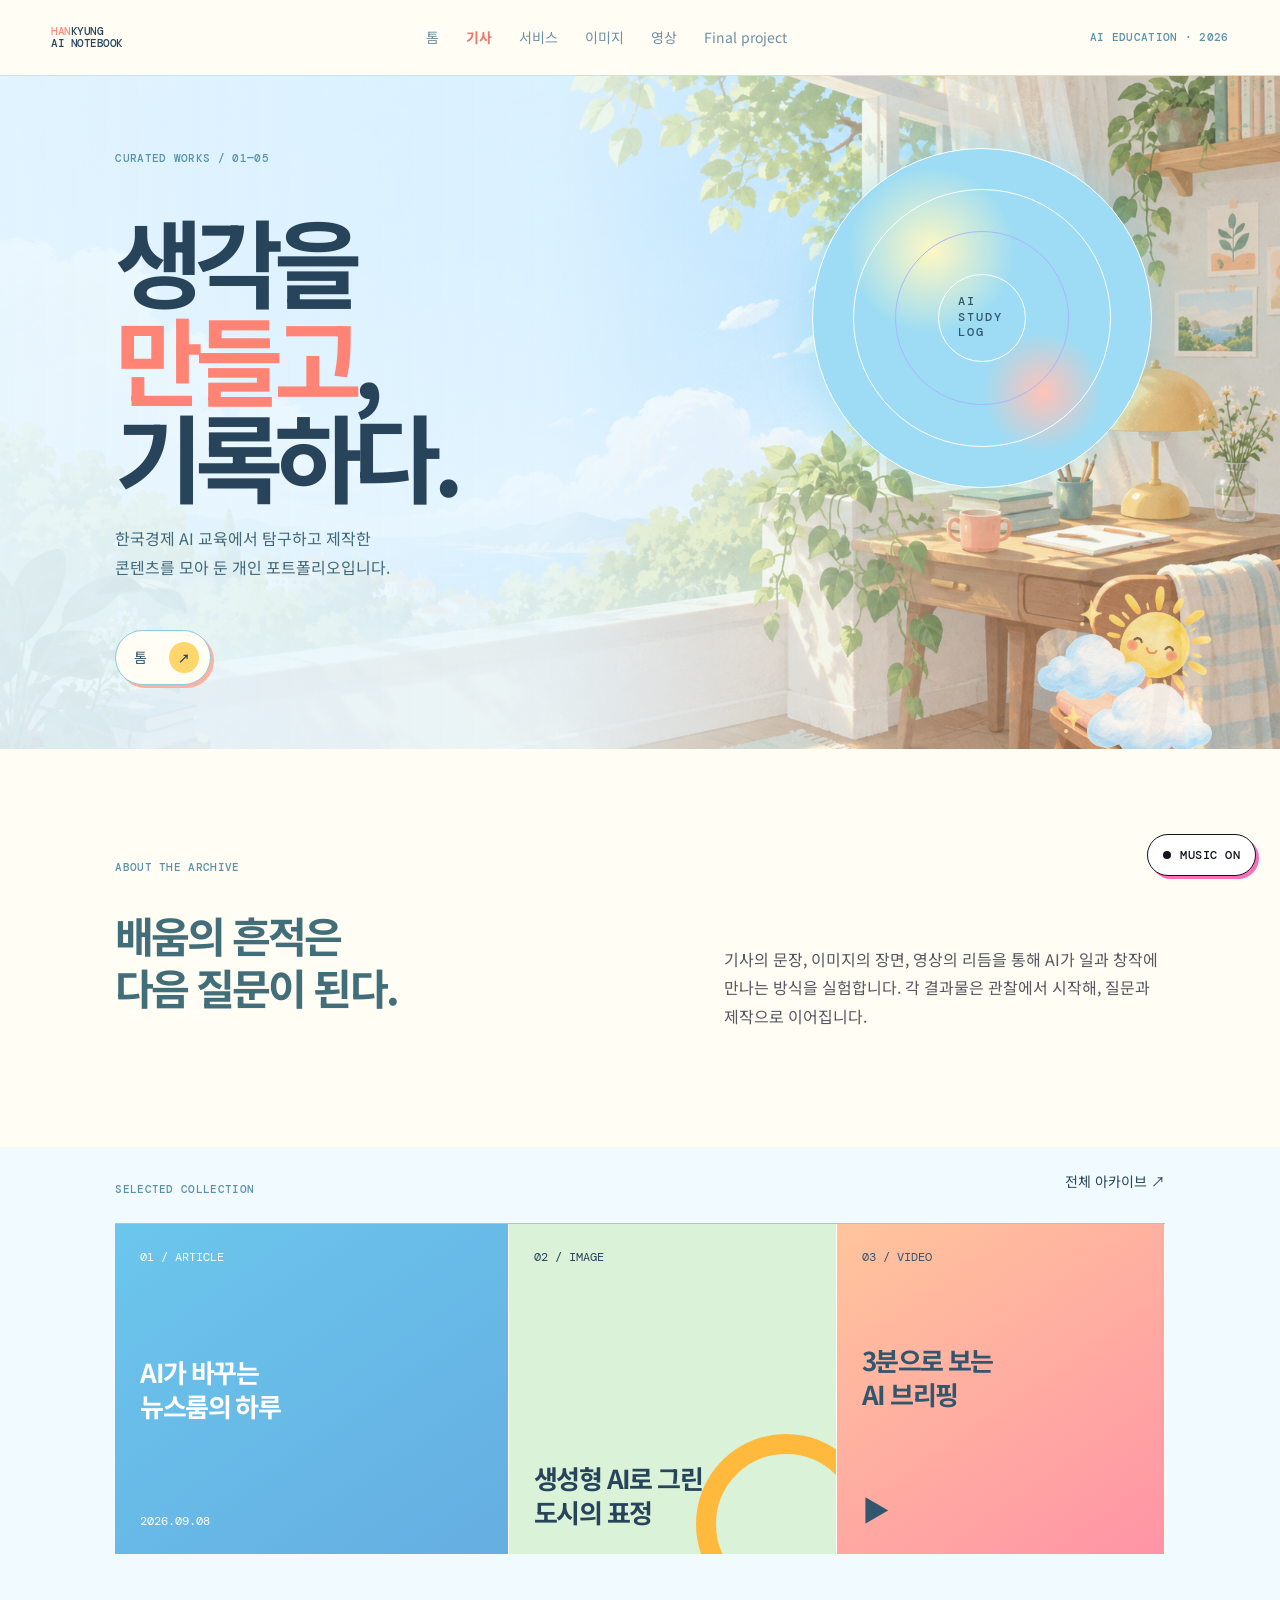
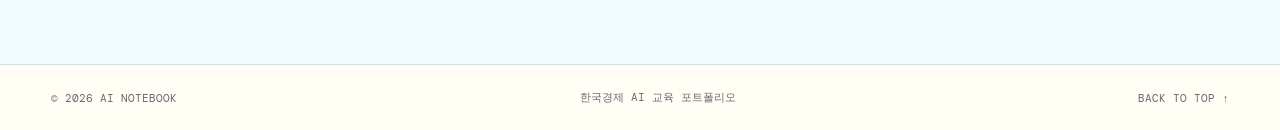
<file: index.html>
<!doctype html>
<html lang="ko">
<head>
  <meta charset="utf-8"><meta name="viewport" content="width=device-width, initial-scale=1">
  <meta name="description" content="한국경제 AI 교육 포트폴리오 아카이브">
  <title>AI NOTEBOOK | 한국경제 AI 교육</title>
  <link rel="preconnect" href="https://fonts.googleapis.com"><link rel="preconnect" href="https://fonts.gstatic.com" crossorigin>
  <link href="https://fonts.googleapis.com/css2?family=DM+Mono:wght@400;500&family=Noto+Sans+KR:wght@400;500;600;700;800&display=swap" rel="stylesheet">
  <link rel="stylesheet" href="style.css">
  <style>.hero h1 em{color:#8b5cf6}</style>
<link rel="stylesheet" href="sound.css"><link rel="stylesheet" href="responsive.css"><link rel="stylesheet" href="summer-theme.css"></head>
<body class="home">
  <header class="site-header"><a class="brand" href="index.html"><span>HAN</span>KYUNG<br>AI NOTEBOOK</a><nav aria-label="주요 메뉴"><a href="introduce.html">톰</a><a class="active" href="article.html">기사</a><a href="service.html">서비스</a><a href="image.html">이미지</a><a href="video.html">영상</a><a href="final.html">Final project</a></nav><span class="cohort">AI EDUCATION · 2026</span></header>
  <main>
    <section class="hero"><p class="eyebrow">CURATED WORKS / 01—05</p><div><h1>생각을<br><em>만들고</em>,<br>기록하다.</h1><p class="hero-copy">한국경제 AI 교육에서 탐구하고 제작한<br>콘텐츠를 모아 둔 개인 포트폴리오입니다.</p><a class="round-link" href="introduce.html">톰 <b>↗</b></a></div><div class="hero-orb" aria-hidden="true"><i></i><i></i><i></i><span>AI<br>STUDY<br>LOG</span></div></section>
    <section class="intro-grid"><div><p class="eyebrow">ABOUT THE ARCHIVE</p><h2>배움의 흔적은<br>다음 질문이 된다.</h2></div><p>기사의 문장, 이미지의 장면, 영상의 리듬을 통해 AI가 일과 창작에 만나는 방식을 실험합니다. 각 결과물은 관찰에서 시작해, 질문과 제작으로 이어집니다.</p></section>
    <section class="collection"><div class="section-top"><p class="eyebrow">SELECTED COLLECTION</p><a href="final.html">전체 아카이브 ↗</a></div><div class="feature-grid"><a class="tile tile-blue" href="article.html"><span>01 / ARTICLE</span><strong>AI가 바꾸는<br>뉴스룸의 하루</strong><small>2026.09.08</small></a><a class="tile tile-light" href="image.html"><span>02 / IMAGE</span><strong>생성형 AI로 그린<br>도시의 표정</strong><div class="mini-sun"></div></a><a class="tile tile-dark" href="video.html"><span>03 / VIDEO</span><strong>3분으로 보는<br>AI 브리핑</strong><b class="play">▶</b></a></div></section>
  </main>
  <footer><span>© 2026 AI NOTEBOOK</span><span>한국경제 AI 교육 포트폴리오</span><a href="#top">BACK TO TOP ↑</a></footer>
<script src="sound.js"></script></body>
</html>
</file>
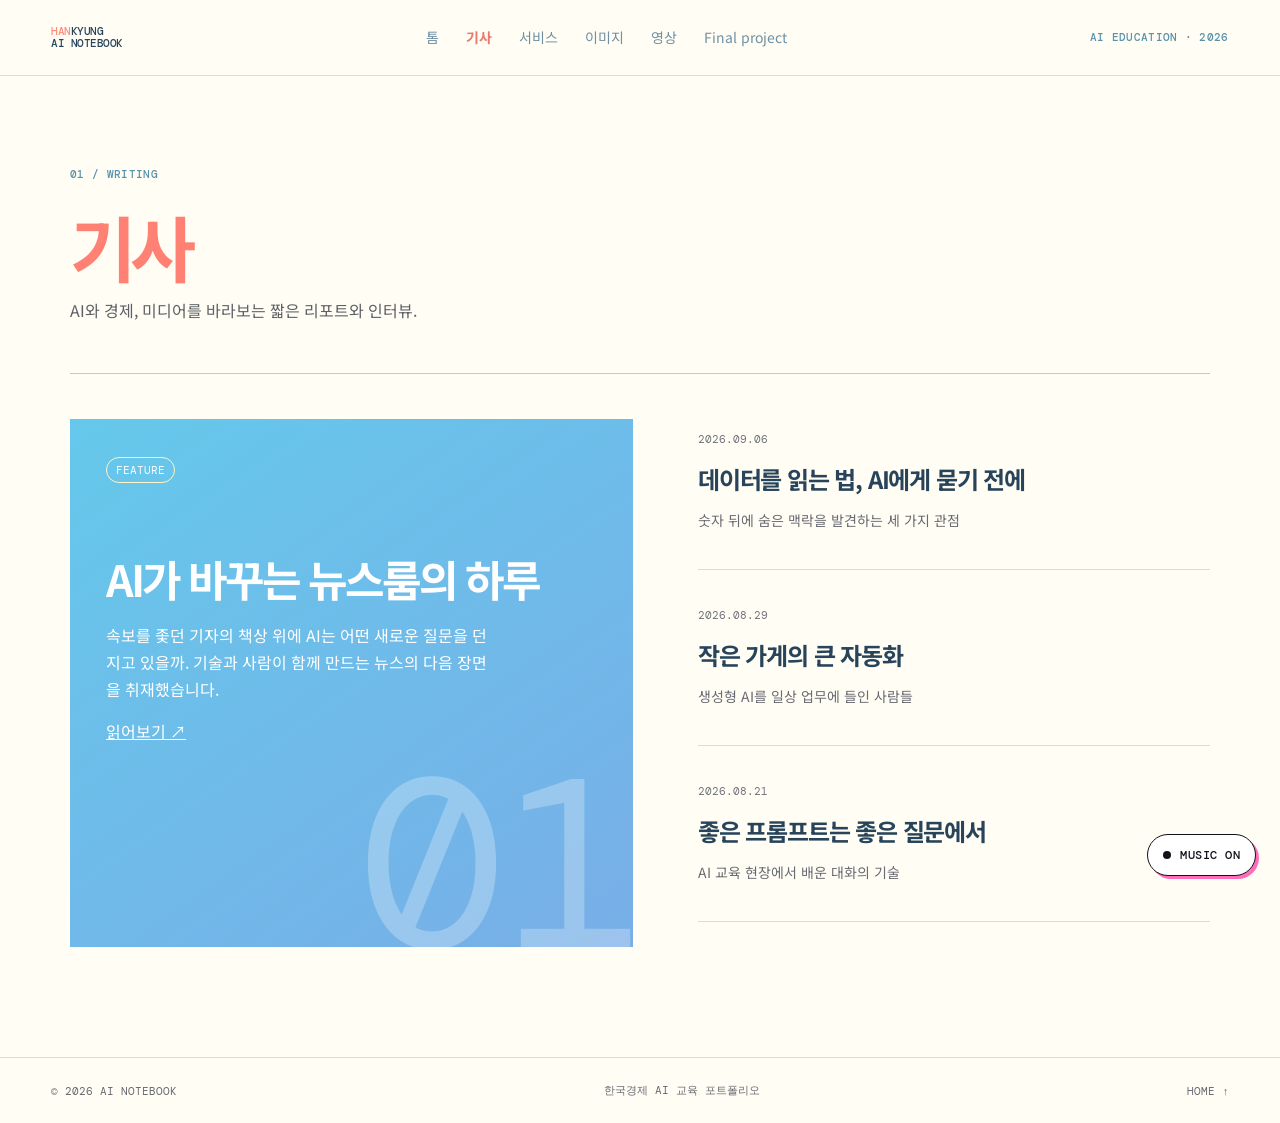
<file: article.html>
<!doctype html><html lang="ko"><head><meta charset="utf-8"><meta name="viewport" content="width=device-width, initial-scale=1"><title>기사 | AI NOTEBOOK</title><link rel="preconnect" href="https://fonts.googleapis.com"><link rel="preconnect" href="https://fonts.gstatic.com" crossorigin><link href="https://fonts.googleapis.com/css2?family=DM+Mono:wght@400;500&family=Noto+Sans+KR:wght@400;500;600;700;800&display=swap" rel="stylesheet"><link rel="stylesheet" href="style.css"><link rel="stylesheet" href="sound.css"><link rel="stylesheet" href="responsive.css"><link rel="stylesheet" href="summer-theme.css"></head>
<body><header class="site-header"><a class="brand" href="index.html"><span>HAN</span>KYUNG<br>AI NOTEBOOK</a><nav aria-label="주요 메뉴"><a href="introduce.html">톰</a><a class="active" href="article.html">기사</a><a href="service.html">서비스</a><a href="image.html">이미지</a><a href="video.html">영상</a><a href="final.html">Final project</a></nav><span class="cohort">AI EDUCATION · 2026</span></header><main class="page-shell"><div class="page-head"><p class="eyebrow">01 / WRITING</p><h1>기사</h1><p>AI와 경제, 미디어를 바라보는 짧은 리포트와 인터뷰.</p></div><section class="article-layout"><article class="lead-story"><span class="tag">FEATURE</span><h2>AI가 바꾸는 뉴스룸의 하루</h2><p>속보를 좇던 기자의 책상 위에 AI는 어떤 새로운 질문을 던지고 있을까. 기술과 사람이 함께 만드는 뉴스의 다음 장면을 취재했습니다.</p><a href="#">읽어보기 ↗</a><div class="number">01</div></article><div class="story-list"><article><span>2026.09.06</span><h3>데이터를 읽는 법, AI에게 묻기 전에</h3><p>숫자 뒤에 숨은 맥락을 발견하는 세 가지 관점</p></article><article><span>2026.08.29</span><h3>작은 가게의 큰 자동화</h3><p>생성형 AI를 일상 업무에 들인 사람들</p></article><article><span>2026.08.21</span><h3>좋은 프롬프트는 좋은 질문에서</h3><p>AI 교육 현장에서 배운 대화의 기술</p></article></div></section></main><footer><span>© 2026 AI NOTEBOOK</span><span>한국경제 AI 교육 포트폴리오</span><a href="index.html">HOME ↑</a></footer><script src="sound.js"></script></body></html>
</file>
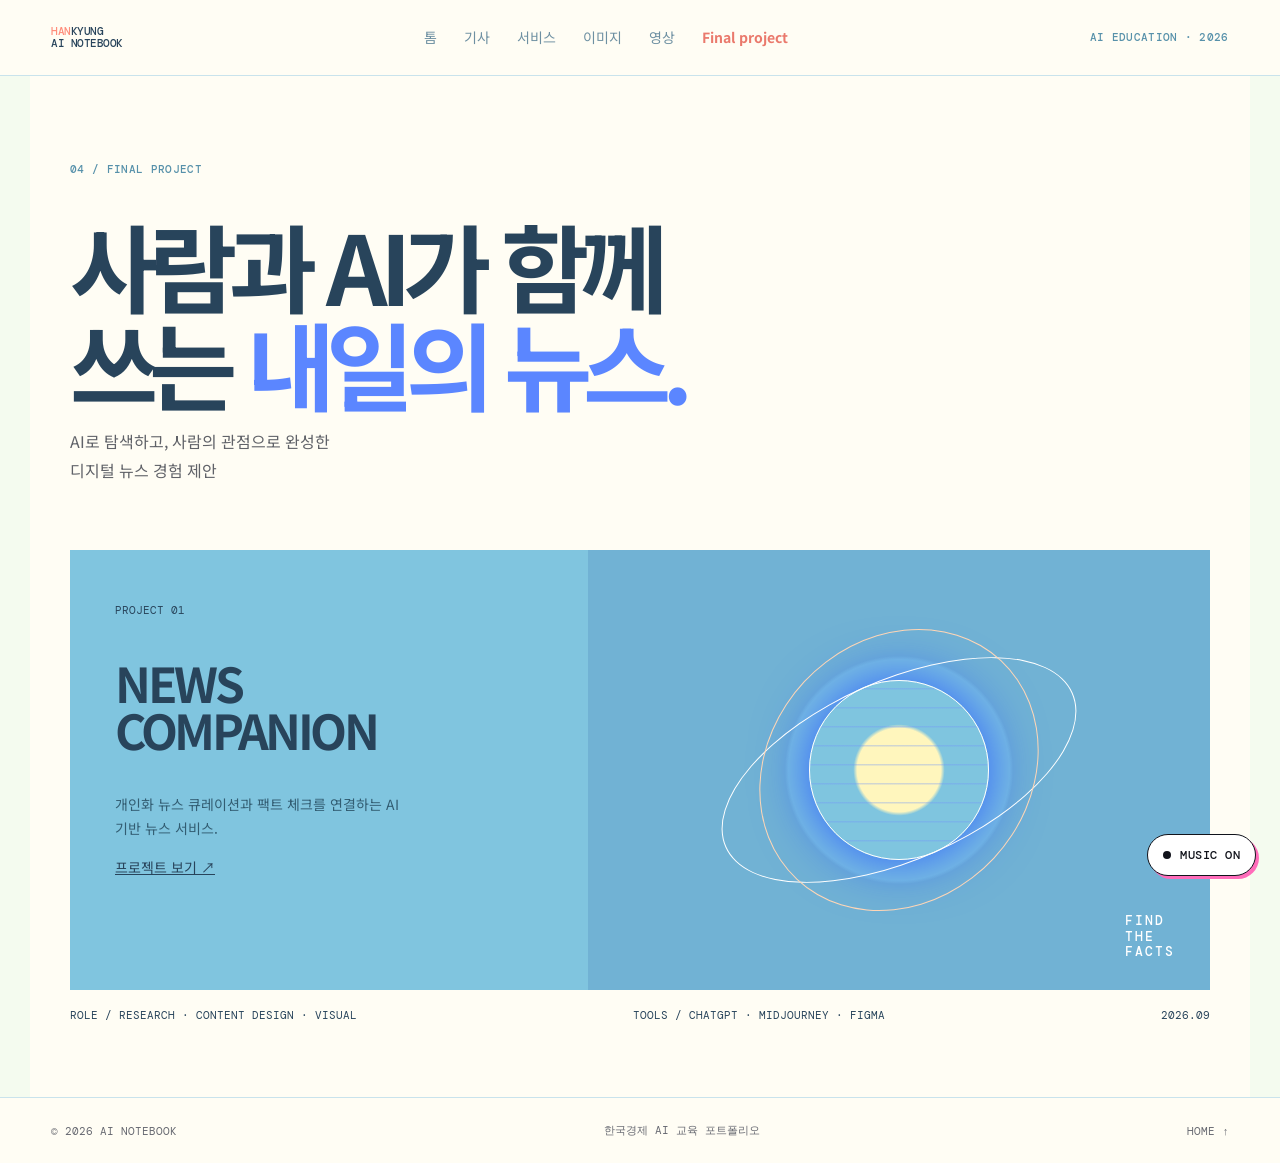
<file: final.html>
<!doctype html><html lang="ko"><head><meta charset="utf-8"><meta name="viewport" content="width=device-width, initial-scale=1"><title>Final project | AI NOTEBOOK</title><link rel="preconnect" href="https://fonts.googleapis.com"><link rel="preconnect" href="https://fonts.gstatic.com" crossorigin><link href="https://fonts.googleapis.com/css2?family=DM+Mono:wght@400;500&family=Noto+Sans+KR:wght@400;500;600;700;800&display=swap" rel="stylesheet"><link rel="stylesheet" href="style.css"><link rel="stylesheet" href="sound.css"><link rel="stylesheet" href="responsive.css"><link rel="stylesheet" href="summer-theme.css"></head>
<body class="final-page"><header class="site-header"><a class="brand" href="index.html"><span>HAN</span>KYUNG<br>AI NOTEBOOK</a><nav aria-label="주요 메뉴"><a href="introduce.html">톰</a><a href="article.html">기사</a><a href="service.html">서비스</a><a href="image.html">이미지</a><a href="video.html">영상</a><a class="active" href="final.html">Final project</a></nav><span class="cohort">AI EDUCATION · 2026</span></header><main class="final-wrap"><p class="eyebrow">04 / FINAL PROJECT</p><h1>사람과 AI가 함께<br>쓰는 <em>내일의 뉴스.</em></h1><p class="final-copy">AI로 탐색하고, 사람의 관점으로 완성한<br>디지털 뉴스 경험 제안</p><section class="project-board"><div class="project-title"><span>PROJECT 01</span><h2>NEWS<br>COMPANION</h2><p>개인화 뉴스 큐레이션과 팩트 체크를 연결하는 AI 기반 뉴스 서비스.</p><a href="#">프로젝트 보기 ↗</a></div><div class="project-visual"><div class="globe"></div><span class="orbit o1"></span><span class="orbit o2"></span><b>FIND<br>THE<br>FACTS</b></div></section><div class="project-meta"><span>ROLE / RESEARCH · CONTENT DESIGN · VISUAL</span><span>TOOLS / CHATGPT · MIDJOURNEY · FIGMA</span><span>2026.09</span></div></main><footer><span>© 2026 AI NOTEBOOK</span><span>한국경제 AI 교육 포트폴리오</span><a href="index.html">HOME ↑</a></footer><script src="sound.js"></script></body></html>
</file>
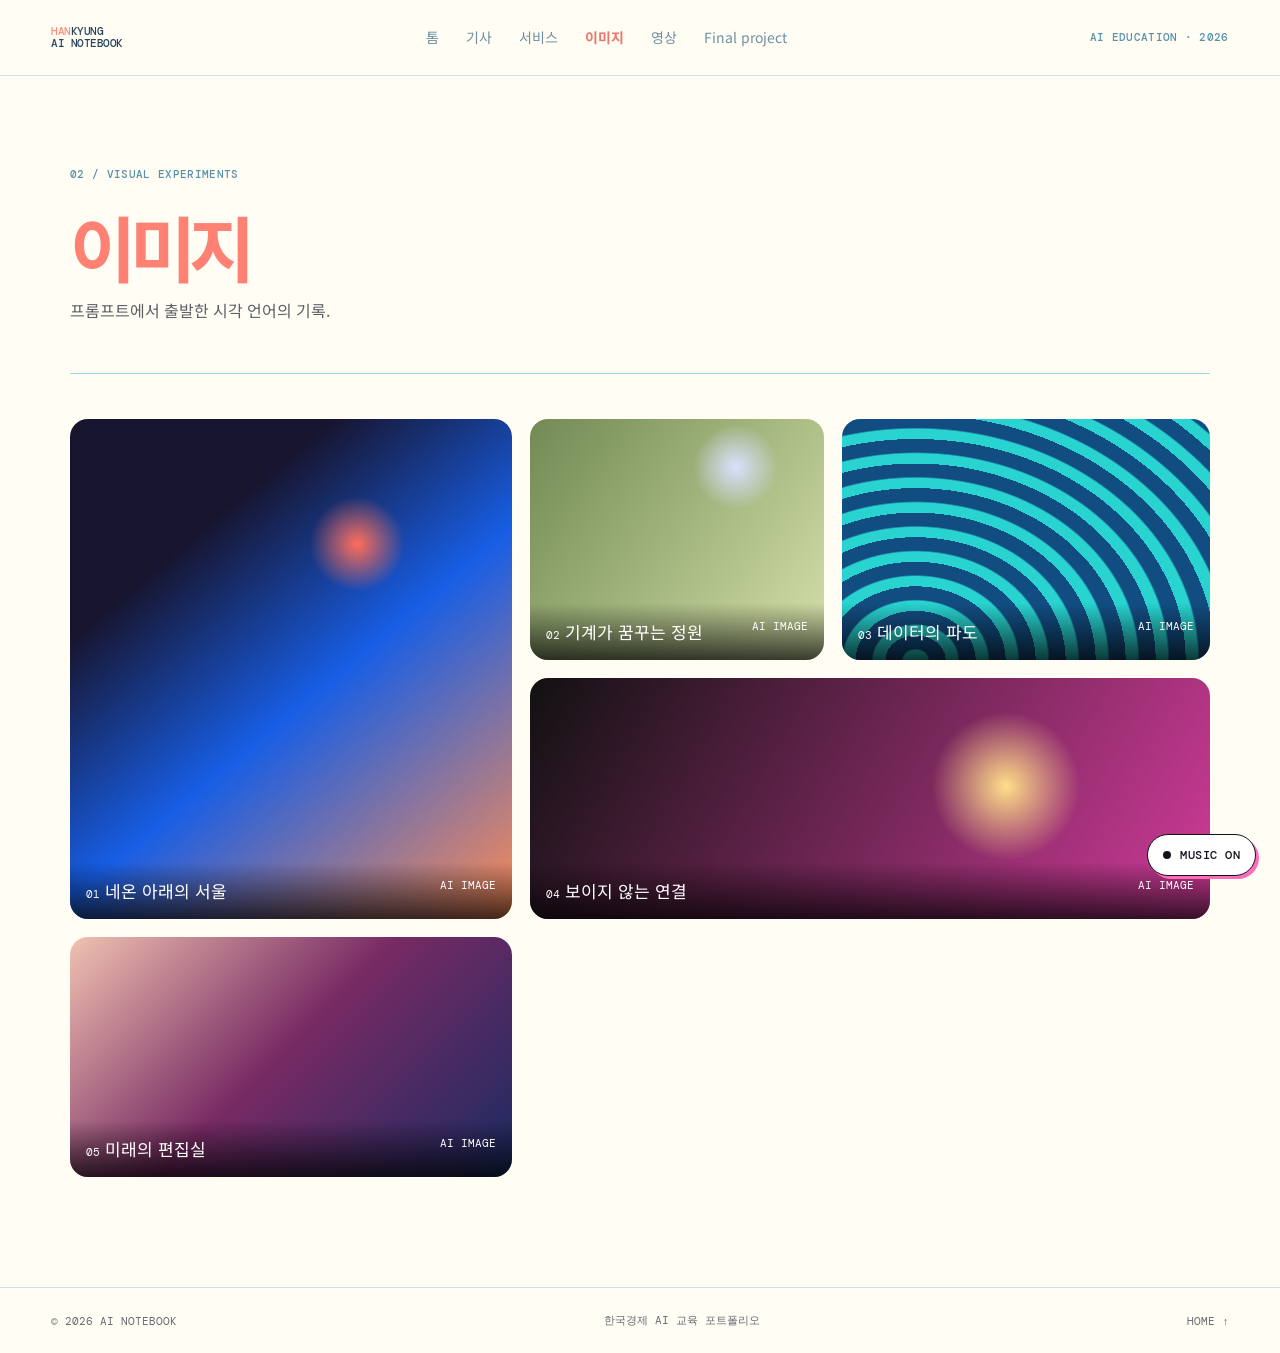
<file: image.html>
<!doctype html><html lang="ko"><head><meta charset="utf-8"><meta name="viewport" content="width=device-width, initial-scale=1"><title>이미지 | AI NOTEBOOK</title><link rel="preconnect" href="https://fonts.googleapis.com"><link rel="preconnect" href="https://fonts.gstatic.com" crossorigin><link href="https://fonts.googleapis.com/css2?family=DM+Mono:wght@400;500&family=Noto+Sans+KR:wght@400;500;600;700;800&display=swap" rel="stylesheet"><link rel="stylesheet" href="style.css"><link rel="stylesheet" href="sound.css"><link rel="stylesheet" href="responsive.css"><link rel="stylesheet" href="summer-theme.css"></head>
<body><header class="site-header"><a class="brand" href="index.html"><span>HAN</span>KYUNG<br>AI NOTEBOOK</a><nav aria-label="주요 메뉴"><a href="introduce.html">톰</a><a href="article.html">기사</a><a href="service.html">서비스</a><a class="active" href="image.html">이미지</a><a href="video.html">영상</a><a href="final.html">Final project</a></nav><span class="cohort">AI EDUCATION · 2026</span></header><main class="page-shell"><div class="page-head image-head"><p class="eyebrow">02 / VISUAL EXPERIMENTS</p><h1>이미지</h1><p>프롬프트에서 출발한 시각 언어의 기록.</p></div><section class="masonry"><figure class="visual one"><figcaption><span>01</span> 네온 아래의 서울 <em>AI IMAGE</em></figcaption></figure><figure class="visual two"><figcaption><span>02</span> 기계가 꿈꾸는 정원 <em>AI IMAGE</em></figcaption></figure><figure class="visual three"><figcaption><span>03</span> 데이터의 파도 <em>AI IMAGE</em></figcaption></figure><figure class="visual four"><figcaption><span>04</span> 보이지 않는 연결 <em>AI IMAGE</em></figcaption></figure><figure class="visual five"><figcaption><span>05</span> 미래의 편집실 <em>AI IMAGE</em></figcaption></figure></section></main><footer><span>© 2026 AI NOTEBOOK</span><span>한국경제 AI 교육 포트폴리오</span><a href="index.html">HOME ↑</a></footer><script src="sound.js"></script></body></html>
</file>
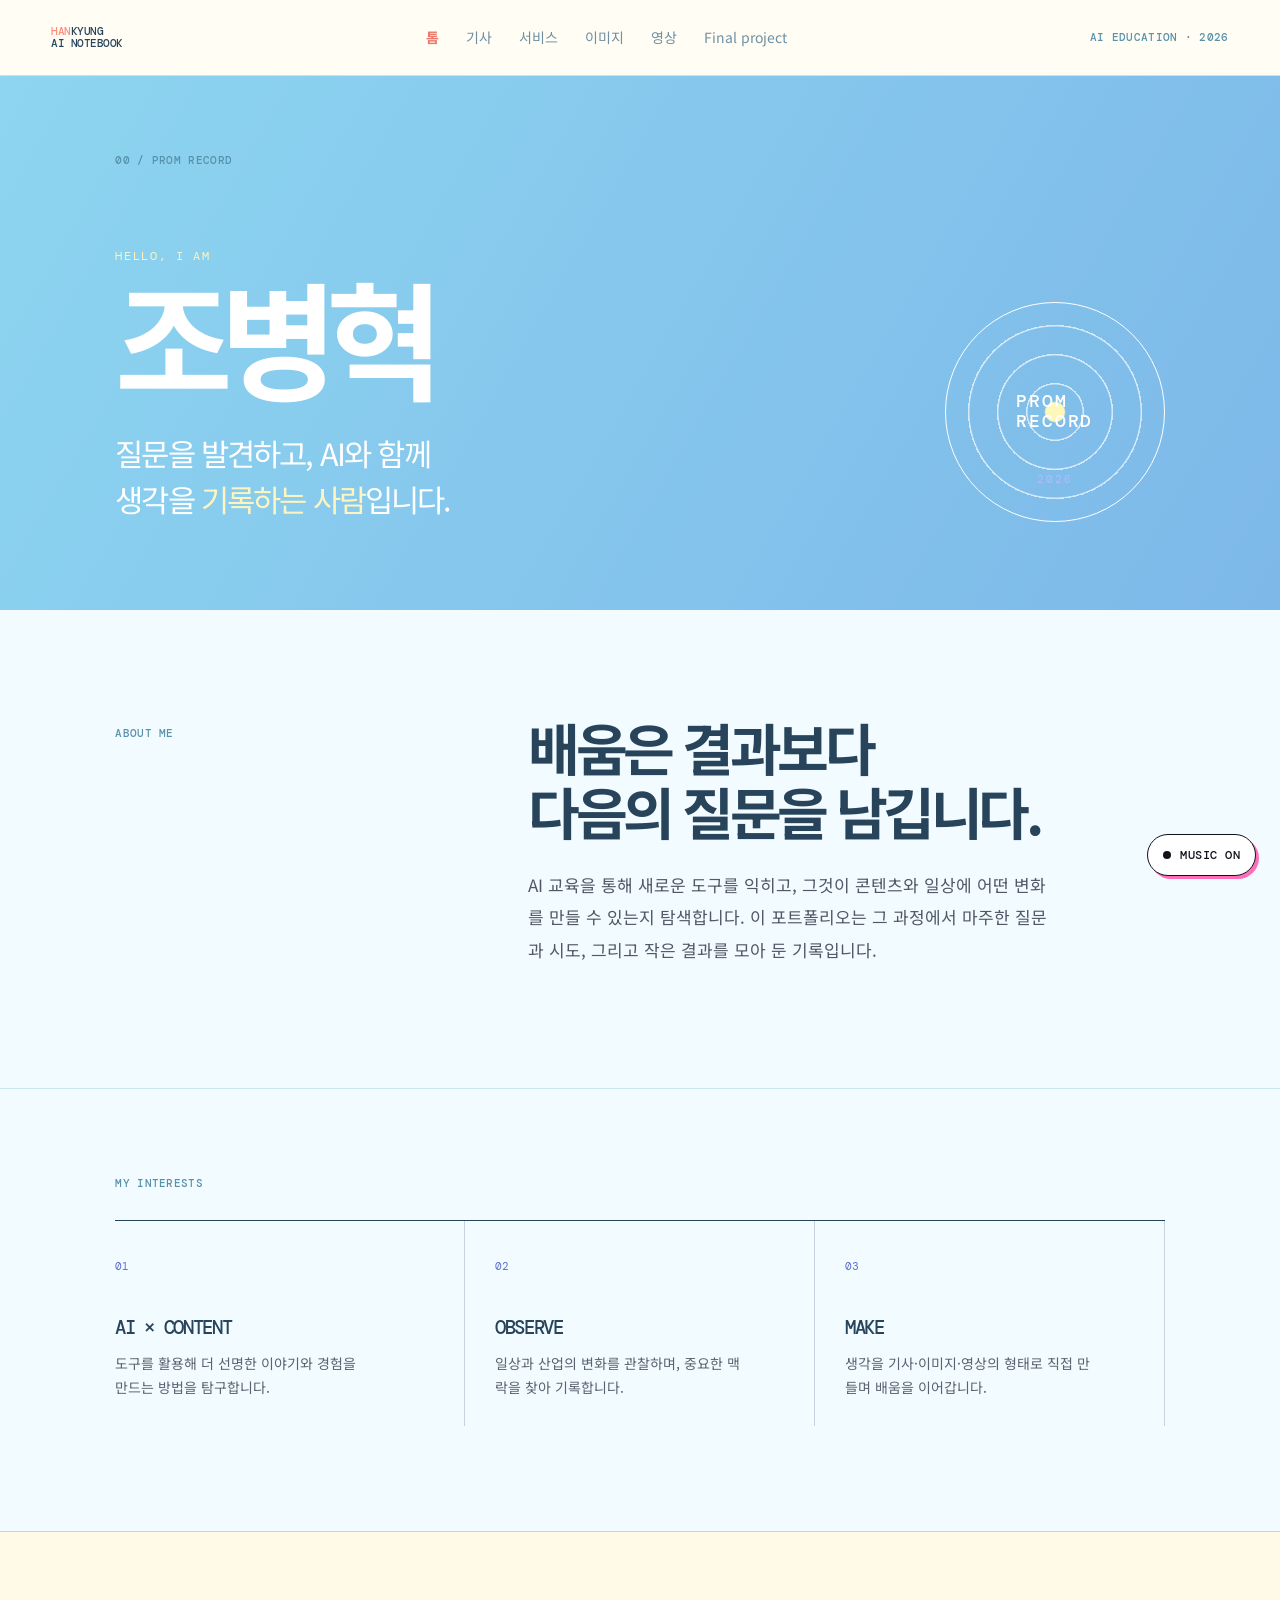
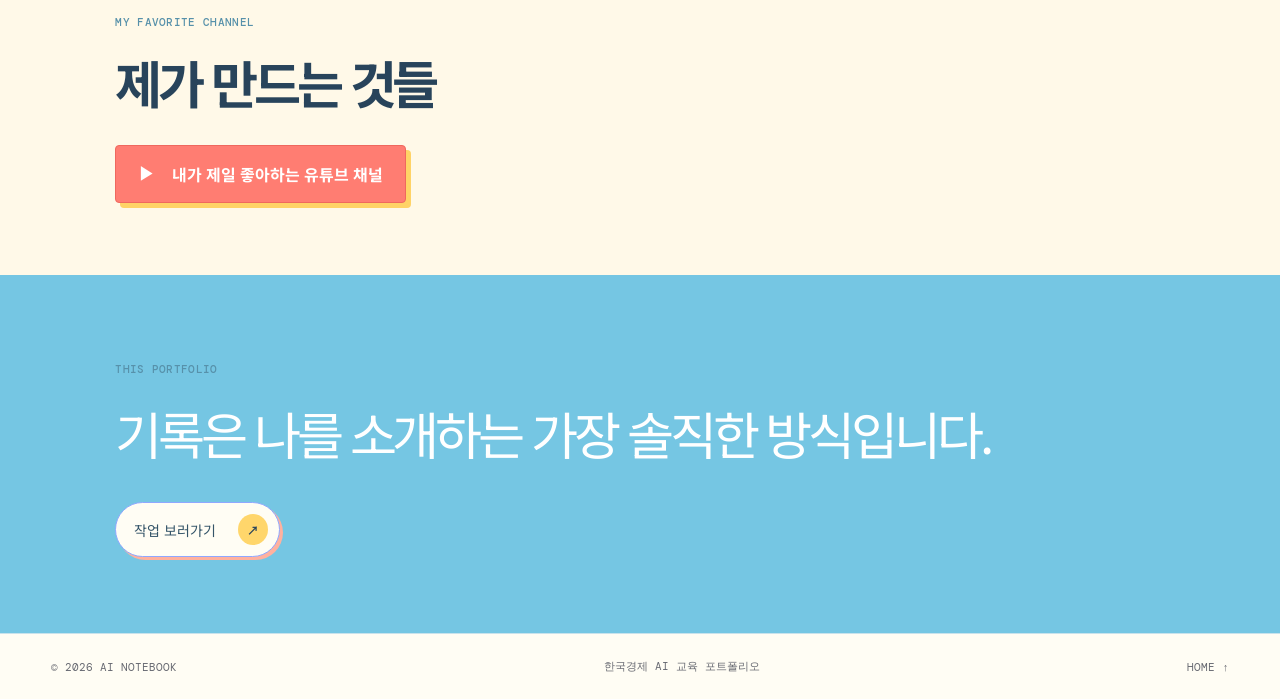
<file: introduce.html>
<!doctype html>
<html lang="ko"><head><meta charset="utf-8"><meta name="viewport" content="width=device-width, initial-scale=1"><meta name="description" content="조병혁의 AI 교육 포트폴리오 소개"><title>PROM RECORD | AI NOTEBOOK</title><link rel="preconnect" href="https://fonts.googleapis.com"><link rel="preconnect" href="https://fonts.gstatic.com" crossorigin><link href="https://fonts.googleapis.com/css2?family=DM+Mono:wght@400;500&family=Noto+Sans+KR:wght@400;500;600;700;800&display=swap" rel="stylesheet"><link rel="stylesheet" href="style.css"><link rel="stylesheet" href="introduce.css"><link rel="stylesheet" href="channel.css"><link rel="stylesheet" href="sound.css"><link rel="stylesheet" href="responsive.css"><link rel="stylesheet" href="summer-theme.css"></head>
<body class="introduce-page"><header class="site-header"><a class="brand" href="index.html"><span>HAN</span>KYUNG<br>AI NOTEBOOK</a><nav aria-label="주요 메뉴"><a class="active" href="introduce.html">톰</a><a href="article.html">기사</a><a href="service.html">서비스</a><a href="image.html">이미지</a><a href="video.html">영상</a><a href="final.html">Final project</a></nav><span class="cohort">AI EDUCATION · 2026</span></header><main><section class="profile-hero"><p class="eyebrow">00 / PROM RECORD</p><div class="profile-grid"><div><p class="profile-kicker">HELLO, I AM</p><h1>조병혁</h1><p class="profile-lede">질문을 발견하고, AI와 함께<br>생각을 <em>기록하는 사람</em>입니다.</p></div><div class="profile-stamp" aria-label="개인 기록 표식"><span>PROM<br>RECORD</span><b>2026</b></div></div></section><section class="profile-note"><p class="eyebrow">ABOUT ME</p><div><h2>배움은 결과보다<br>다음의 질문을 남깁니다.</h2><p>AI 교육을 통해 새로운 도구를 익히고, 그것이 콘텐츠와 일상에 어떤 변화를 만들 수 있는지 탐색합니다. 이 포트폴리오는 그 과정에서 마주한 질문과 시도, 그리고 작은 결과를 모아 둔 기록입니다.</p></div></section><section class="profile-fields"><p class="eyebrow">MY INTERESTS</p><div class="field-list"><article><span>01</span><h3>AI × CONTENT</h3><p>도구를 활용해 더 선명한 이야기와 경험을 만드는 방법을 탐구합니다.</p></article><article><span>02</span><h3>OBSERVE</h3><p>일상과 산업의 변화를 관찰하며, 중요한 맥락을 찾아 기록합니다.</p></article><article><span>03</span><h3>MAKE</h3><p>생각을 기사·이미지·영상의 형태로 직접 만들며 배움을 이어갑니다.</p></article></div></section><section class="channel-pick"><p class="eyebrow">MY FAVORITE CHANNEL</p><h2>제가 만드는 것들</h2><a class="youtube-button" href="https://www.youtube.com/@bighandroh" target="_blank" rel="noopener noreferrer"><b>▶</b><span>내가 제일 좋아하는 유튜브 채널</span></a></section><section class="profile-closing"><p class="eyebrow">THIS PORTFOLIO</p><p>기록은 나를 소개하는 가장 솔직한 방식입니다.</p><a class="round-link" href="article.html">작업 보러가기 <b>↗</b></a></section></main><footer><span>© 2026 AI NOTEBOOK</span><span>한국경제 AI 교육 포트폴리오</span><a href="index.html">HOME ↑</a></footer><script src="sound.js"></script></body></html>
</file>
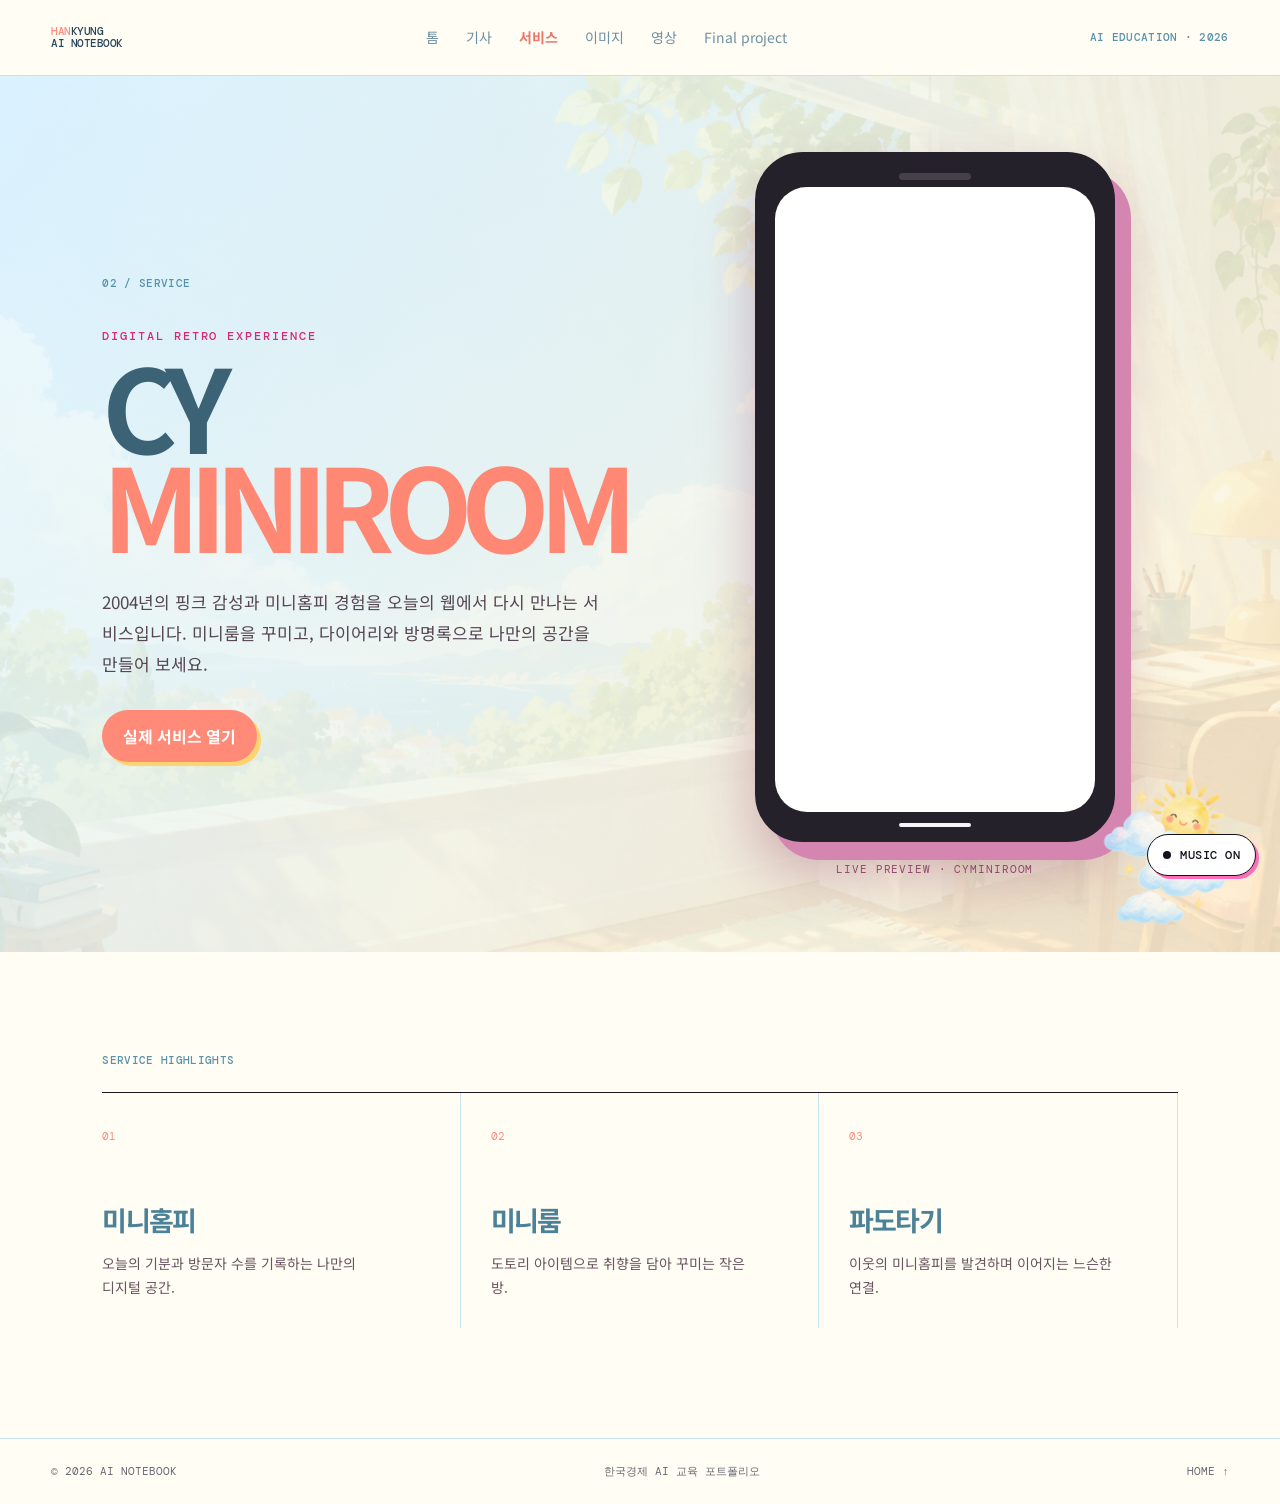
<file: service.html>
<!doctype html>
<html lang="ko">
<head>
  <meta charset="utf-8"><meta name="viewport" content="width=device-width, initial-scale=1">
  <meta name="description" content="CyMiniroom 서비스 소개">
  <title>서비스 | AI NOTEBOOK</title>
  <link rel="preconnect" href="https://fonts.googleapis.com"><link rel="preconnect" href="https://fonts.gstatic.com" crossorigin>
  <link href="https://fonts.googleapis.com/css2?family=DM+Mono:wght@400;500&family=Noto+Sans+KR:wght@400;500;600;700;800&display=swap" rel="stylesheet">
  <link rel="stylesheet" href="style.css"><link rel="stylesheet" href="sound.css"><link rel="stylesheet" href="responsive.css"><link rel="stylesheet" href="service.css">
<link rel="stylesheet" href="summer-theme.css"></head>
<body class="service-page">
  <header class="site-header"><a class="brand" href="index.html"><span>HAN</span>KYUNG<br>AI NOTEBOOK</a><nav aria-label="주요 메뉴"><a href="introduce.html">톰</a><a href="article.html">기사</a><a class="active" href="service.html">서비스</a><a href="image.html">이미지</a><a href="video.html">영상</a><a href="final.html">Final project</a></nav><span class="cohort">AI EDUCATION · 2026</span></header>
  <main>
    <section class="service-hero">
      <div class="service-copy"><p class="eyebrow">02 / SERVICE</p><p class="service-kicker">DIGITAL RETRO EXPERIENCE</p><h1>CY<br><em>MINIROOM</em></h1><p>2004년의 핑크 감성과 미니홈피 경험을 오늘의 웹에서 다시 만나는 서비스입니다. 미니룸을 꾸미고, 다이어리와 방명록으로 나만의 공간을 만들어 보세요.</p><a class="service-link" href="https://cyworld-theta.vercel.app" target="_blank" rel="noopener noreferrer">실제 서비스 열기</a></div>
      <div class="phone-stage"><div class="phone" aria-label="CyMiniroom 서비스 미리보기"><div class="phone-speaker"></div><div class="phone-screen"><iframe title="CyMiniroom 실제 서비스" src="https://cyworld-theta.vercel.app" loading="lazy" referrerpolicy="no-referrer"></iframe></div><div class="phone-home"></div></div><p class="phone-label">LIVE PREVIEW · CYMINIROOM</p></div>
    </section>
    <section class="service-details"><p class="eyebrow">SERVICE HIGHLIGHTS</p><div class="service-grid"><article><span>01</span><h2>미니홈피</h2><p>오늘의 기분과 방문자 수를 기록하는 나만의 디지털 공간.</p></article><article><span>02</span><h2>미니룸</h2><p>도토리 아이템으로 취향을 담아 꾸미는 작은 방.</p></article><article><span>03</span><h2>파도타기</h2><p>이웃의 미니홈피를 발견하며 이어지는 느슨한 연결.</p></article></div></section>
  </main>
  <footer><span>© 2026 AI NOTEBOOK</span><span>한국경제 AI 교육 포트폴리오</span><a href="index.html">HOME ↑</a></footer><script src="sound.js"></script>
</body>
</html>
</file>
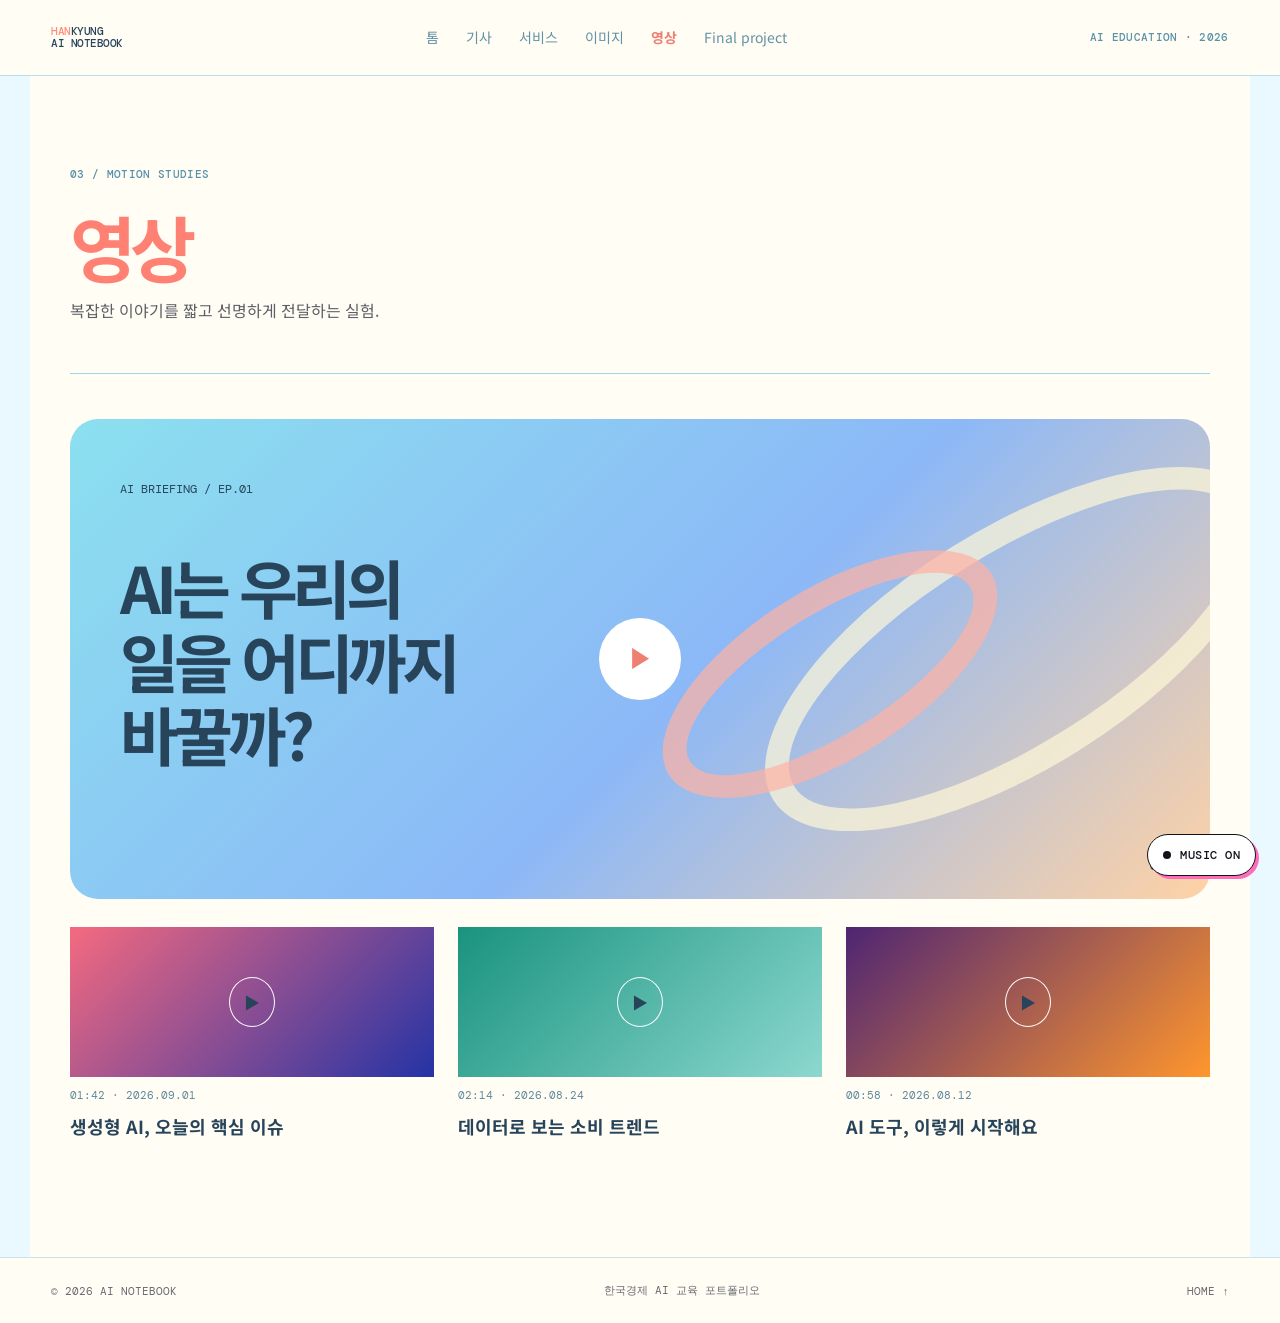
<file: video.html>
<!doctype html><html lang="ko"><head><meta charset="utf-8"><meta name="viewport" content="width=device-width, initial-scale=1"><title>영상 | AI NOTEBOOK</title><link rel="preconnect" href="https://fonts.googleapis.com"><link rel="preconnect" href="https://fonts.gstatic.com" crossorigin><link href="https://fonts.googleapis.com/css2?family=DM+Mono:wght@400;500&family=Noto+Sans+KR:wght@400;500;600;700;800&display=swap" rel="stylesheet"><link rel="stylesheet" href="style.css"><link rel="stylesheet" href="sound.css"><link rel="stylesheet" href="responsive.css"><link rel="stylesheet" href="summer-theme.css"></head>
<body class="video-page"><header class="site-header"><a class="brand" href="index.html"><span>HAN</span>KYUNG<br>AI NOTEBOOK</a><nav aria-label="주요 메뉴"><a href="introduce.html">톰</a><a href="article.html">기사</a><a href="service.html">서비스</a><a href="image.html">이미지</a><a class="active" href="video.html">영상</a><a href="final.html">Final project</a></nav><span class="cohort">AI EDUCATION · 2026</span></header><main class="page-shell"><div class="page-head"><p class="eyebrow">03 / MOTION STUDIES</p><h1>영상</h1><p>복잡한 이야기를 짧고 선명하게 전달하는 실험.</p></div><section class="screen"><div class="screen-text"><p>AI BRIEFING / EP.01</p><h2>AI는 우리의<br>일을 어디까지<br>바꿀까?</h2></div><button aria-label="AI 브리핑 영상 재생" class="big-play">▶</button><span class="duration">03:18</span></section><section class="video-list"><article><div class="thumb thumb-a"><b>▶</b></div><p>01:42 <span>·</span> 2026.09.01</p><h3>생성형 AI, 오늘의 핵심 이슈</h3></article><article><div class="thumb thumb-b"><b>▶</b></div><p>02:14 <span>·</span> 2026.08.24</p><h3>데이터로 보는 소비 트렌드</h3></article><article><div class="thumb thumb-c"><b>▶</b></div><p>00:58 <span>·</span> 2026.08.12</p><h3>AI 도구, 이렇게 시작해요</h3></article></section></main><footer><span>© 2026 AI NOTEBOOK</span><span>한국경제 AI 교육 포트폴리오</span><a href="index.html">HOME ↑</a></footer><script src="sound.js"></script></body></html>
</file>
<file: style.css>
:root{--ink:#11131b;--paper:#f4f3ef;--blue:#2154ed;--line:#d9d9d5;--mono:'DM Mono',monospace;--sans:'Noto Sans KR',sans-serif}*{box-sizing:border-box}html{scroll-behavior:smooth}body{margin:0;color:var(--ink);background:var(--paper);font-family:var(--sans);font-size:16px}.site-header,footer{display:flex;align-items:center;justify-content:space-between;padding:25px max(4vw,32px);border-bottom:1px solid var(--line)}.brand{font:500 11px/1.12 var(--mono);letter-spacing:-.5px;color:inherit;text-decoration:none}.brand span{color:var(--blue)}nav{display:flex;gap:27px}nav a{font-size:14px;color:#72747a;text-decoration:none}nav a:hover,nav a.active{color:var(--ink);font-weight:700}.cohort,.eyebrow{font:500 11px var(--mono);letter-spacing:.03em}.cohort{color:#73757a}.hero{position:relative;overflow:hidden;min-height:580px;padding:64px max(9vw,50px);background:#11131b;color:#fff}.hero h1,.page-head h1,.final-wrap h1{margin:46px 0 20px;font-size:clamp(52px,7.5vw,108px);letter-spacing:-.09em;line-height:1.02}.hero h1 em,.final-wrap em{font-style:normal;color:#5b86ff}.hero-copy{line-height:1.8;color:#c7cad4}.round-link{display:inline-flex;gap:22px;align-items:center;margin-top:32px;padding:11px 11px 11px 18px;border:1px solid #4c4e57;border-radius:30px;color:#fff;text-decoration:none;font-size:14px}.round-link b{background:#fff;color:#111;padding:7px 9px;border-radius:50%;font-size:12px}.hero-orb{position:absolute;right:10%;top:72px;width:340px;height:340px;border:1px solid #2f3350;border-radius:50%;background:radial-gradient(circle at 30% 30%,#345cf5,transparent 24%),radial-gradient(circle at 65% 70%,#852aff,transparent 18%),#171a28;box-shadow:0 0 80px #164ad166}.hero-orb i{position:absolute;border:1px solid #708cff88;border-radius:50%;inset:40px}.hero-orb i:nth-child(2){inset:82px;border-color:#a8b8ff}.hero-orb i:nth-child(3){inset:125px;border-color:#fff}.hero-orb span{position:absolute;left:43%;top:43%;font:500 12px/1.3 var(--mono);letter-spacing:2px}.intro-grid{display:grid;grid-template-columns:1.2fr 1fr;gap:80px;padding:100px max(9vw,50px)}.intro-grid h2{font-size:clamp(28px,3.3vw,46px);letter-spacing:-.07em;line-height:1.22}.intro-grid>p{align-self:end;line-height:1.8;color:#565861}.collection{padding:0 max(9vw,50px) 110px}.section-top{display:flex;justify-content:space-between;border-bottom:1px solid var(--ink);padding-bottom:16px}.section-top a{color:inherit;text-decoration:none;font-size:14px}.feature-grid{display:grid;grid-template-columns:1.2fr 1fr 1fr;min-height:330px}.tile{position:relative;overflow:hidden;padding:25px;color:inherit;text-decoration:none;border-right:1px solid var(--paper);display:flex;flex-direction:column;justify-content:space-between}.tile span,.tile small{font:12px var(--mono)}.tile strong{font-size:26px;letter-spacing:-.06em;line-height:1.3}.tile-blue{color:#fff;background:linear-gradient(145deg,#1640be,#2a78f2)}.tile-light{background:#dce8d4}.tile-dark{color:#fff;background:linear-gradient(145deg,#111a3a,#4c216c)}.mini-sun{position:absolute;width:180px;height:180px;border:20px solid #ffba3e;border-radius:50%;right:-40px;bottom:-60px}.play{font-size:28px;z-index:1}.page-shell{max-width:1220px;margin:auto;padding:80px 40px 110px}.page-head{border-bottom:1px solid var(--ink);padding-bottom:35px;margin-bottom:45px}.page-head h1{font-size:72px;margin:28px 0 12px}.page-head>p:last-child{color:#5d6066}.article-layout{display:grid;grid-template-columns:1.1fr 1fr;gap:65px}.lead-story{position:relative;overflow:hidden;min-height:440px;padding:36px;background:#2556df;color:white}.tag{font:11px var(--mono);border:1px solid #adc2ff;padding:5px 9px;border-radius:20px}.lead-story h2{font-size:43px;letter-spacing:-.07em;line-height:1.15;margin:75px 0 18px}.lead-story p{max-width:390px;line-height:1.7}.lead-story a{position:relative;z-index:1;color:#fff}.number{position:absolute;right:-15px;bottom:-38px;font:240px/1 var(--mono);color:#ffffff20}.story-list article{padding:5px 0 25px;margin-bottom:25px;border-bottom:1px solid var(--line)}.story-list span,.video-list p{font:11px var(--mono);color:#6f727a}.story-list h3{font-size:24px;letter-spacing:-.05em;margin:13px 0}.story-list p{font-size:14px;color:#696b72}.masonry{display:grid;grid-template-columns:1.2fr .8fr 1fr;gap:18px}.visual{margin:0;min-height:240px;position:relative;overflow:hidden;background:#ddd}.visual figcaption{position:absolute;inset:auto 0 0;padding:16px;background:linear-gradient(transparent,#000b);color:#fff;font-size:17px}.visual figcaption span,.visual figcaption em{font:11px var(--mono);font-style:normal}.visual figcaption em{float:right}.one{grid-row:span 2;min-height:500px;background:radial-gradient(circle at 65% 25%,#ff6e5c,transparent 10%),linear-gradient(140deg,#17142d 25%,#175ee5 55%,#ff8c54)}.two{background:radial-gradient(circle at 70% 20%,#d9e0ff,transparent 15%),linear-gradient(125deg,#718a54,#d5e0a9)}.three{background:repeating-radial-gradient(ellipse at 20% 100%,#28d3d0 0 12px,#124d82 14px 30px)}.four{grid-column:span 2;background:radial-gradient(circle at 70% 45%,#ffde89,transparent 15%),linear-gradient(120deg,#111,#d03b99)}.five{background:linear-gradient(135deg,#f1c2b1,#772a63 48%,#192b62)}.video-page{background:#11131b;color:#f7f7f2}.video-page .site-header{border-color:#343640}.video-page nav a{color:#a1a4ad}.video-page nav a.active{color:#fff}.screen{position:relative;min-height:480px;padding:50px;background:radial-gradient(circle at 68% 42%,#7b3cff,transparent 7%),radial-gradient(circle at 55% 50%,#274ee9,transparent 20%),linear-gradient(135deg,#0d1532,#281c42);overflow:hidden}.screen:before,.screen:after{content:"";position:absolute;width:520px;height:190px;border:25px solid #2868f4;border-radius:50%;transform:rotate(-32deg);right:-90px;top:110px;opacity:.7}.screen:after{width:330px;height:120px;right:190px;top:170px;border-color:#a67cff}.screen-text{position:relative;z-index:1}.screen-text p{font:12px var(--mono)}.screen h2{font-size:clamp(35px,5vw,65px);line-height:1.15;letter-spacing:-.08em}.big-play{position:absolute;z-index:2;left:50%;top:50%;transform:translate(-50%,-50%);width:82px;height:82px;border:0;border-radius:50%;background:white;color:#2454df;font-size:26px;padding-left:8px}.duration{position:absolute;right:25px;bottom:25px;font:12px var(--mono)}.video-list{display:grid;grid-template-columns:repeat(3,1fr);gap:24px;margin-top:28px}.thumb{height:150px;display:grid;place-items:center}.thumb b{padding:12px 14px;border:1px solid #fff;border-radius:50%}.thumb-a{background:linear-gradient(135deg,#f46a80,#2433a5)}.thumb-b{background:linear-gradient(135deg,#1a937e,#8cd8cf)}.thumb-c{background:linear-gradient(135deg,#4e2573,#ff962d)}.video-list h3{margin:8px 0;font-size:18px}.final-page{background:#e5e5e0}.final-wrap{max-width:1220px;margin:auto;padding:75px 40px 75px}.final-wrap h1{margin:40px 0 15px}.final-copy{line-height:1.8;color:#606268}.project-board{margin-top:65px;display:grid;grid-template-columns:1fr 1.2fr;min-height:440px;background:#121523;color:#fff}.project-title{padding:45px}.project-title span,.project-meta{font:11px var(--mono)}.project-title h2{font-size:48px;line-height:.98;letter-spacing:-.07em}.project-title p{max-width:290px;font-size:14px;line-height:1.7;color:#c6c8d2}.project-title a{color:#fff;font-size:14px}.project-visual{position:relative;overflow:hidden;background:radial-gradient(circle,#427aff 0 11%,#182145 12% 29%,#13172b 30%)}.globe,.orbit{position:absolute;border:1px solid #8aa7ff;border-radius:50%;left:50%;top:50%;transform:translate(-50%,-50%)}.globe{width:180px;height:180px;background:repeating-linear-gradient(0deg,transparent 0 17px,#7194f855 18px 19px);box-shadow:0 0 55px #2556ff}.orbit{width:380px;height:180px;transform:translate(-50%,-50%) rotate(-24deg)}.o2{width:260px;height:300px;transform:translate(-50%,-50%) rotate(43deg);border-color:#eb96ff}.project-visual b{position:absolute;right:35px;bottom:30px;font:500 13px/1.2 var(--mono);letter-spacing:2px}.project-meta{display:flex;justify-content:space-between;gap:15px;padding-top:18px}footer{border-top:1px solid var(--line);border-bottom:0;font:11px var(--mono);color:#676971}footer a{color:inherit;text-decoration:none}@media(max-width:720px){.site-header{padding:18px 22px;align-items:flex-start}.cohort{display:none}nav{gap:13px;flex-wrap:wrap;justify-content:flex-end}nav a{font-size:12px}.hero{padding:42px 28px;min-height:610px}.hero-orb{width:230px;height:230px;right:-40px;top:270px}.intro-grid,.article-layout,.project-board{grid-template-columns:1fr;gap:25px}.intro-grid{padding:65px 28px}.collection{padding:0 28px 65px}.feature-grid{grid-template-columns:1fr;gap:1px}.tile{min-height:185px}.page-shell,.final-wrap{padding:55px 22px 65px}.page-head h1{font-size:55px}.masonry{grid-template-columns:1fr 1fr}.one{grid-row:span 1;grid-column:span 2;min-height:350px}.four{grid-column:span 2}.video-list{grid-template-columns:1fr}.screen{min-height:400px;padding:30px}.project-title{padding:32px}.project-visual{min-height:320px}.project-meta{flex-direction:column}.final-wrap h1{font-size:52px}footer{padding:22px;gap:12px;flex-wrap:wrap}}
</file>
<file: sound.css>
.sound-toggle{position:fixed;right:24px;bottom:24px;z-index:20;display:inline-flex;align-items:center;gap:9px;padding:12px 15px;border:1px solid #11131b;border-radius:999px;background:#fff;color:#11131b;font:500 12px var(--mono);letter-spacing:.04em;cursor:pointer;box-shadow:3px 3px 0 #ff6cba;transition:transform .18s ease,box-shadow .18s ease}.sound-toggle:hover{transform:translate(2px,2px);box-shadow:1px 1px 0 #ff6cba}.sound-toggle[aria-pressed="true"]{background:#ff6cba;color:#11131b;box-shadow:3px 3px 0 #11131b}.sound-toggle i{width:8px;height:8px;border-radius:50%;background:currentColor}@media(max-width:720px){.sound-toggle{right:16px;bottom:16px;padding:11px 13px}}
</file>
<file: responsive.css>
html{overflow-x:hidden}img,svg,video,canvas{max-width:100%;height:auto}.site-header{gap:22px}.site-header nav{min-width:0}.site-header nav a{white-space:nowrap}@media(max-width:1080px){.site-header{padding-inline:clamp(24px,4vw,42px)}.site-header nav{gap:clamp(12px,2vw,22px)}.cohort{display:none}.hero{padding-inline:clamp(32px,7vw,70px)}.hero-orb{right:5%;transform:scale(.86);transform-origin:right top}.intro-grid{gap:45px}.page-shell,.final-wrap{padding-inline:clamp(28px,5vw,40px)}}@media(max-width:820px){.site-header{display:grid;grid-template-columns:auto 1fr;padding-block:18px}.site-header nav{grid-column:1/-1;grid-row:2;display:grid;grid-template-columns:repeat(5,minmax(0,1fr));gap:0;border-top:1px solid var(--line);padding-top:14px}.site-header nav a{font-size:12px;text-align:center}.hero{min-height:530px;padding-top:46px;padding-bottom:48px}.hero-orb{width:260px;height:260px;right:-18px;top:220px;transform:none;opacity:.82}.hero h1{position:relative;z-index:1}.intro-grid{grid-template-columns:1fr;gap:20px;padding-block:70px}.intro-grid>p{max-width:580px}.feature-grid{min-height:0}.tile{min-height:270px}.article-layout{gap:38px}.masonry{gap:12px}.profile-note{gap:40px}}@media(max-width:600px){body{font-size:16px}.site-header{padding:16px 18px 14px}.site-header nav{grid-template-columns:repeat(3,minmax(0,1fr));row-gap:11px;padding-top:12px}.site-header nav a{font-size:11px;letter-spacing:-.04em}.hero{min-height:560px;padding:38px 24px 40px}.hero h1{font-size:clamp(48px,16vw,70px);line-height:1.05}.hero-copy{font-size:15px;line-height:1.7}.hero-orb{width:210px;height:210px;top:292px;right:-30px}.hero-orb i:nth-child(2){inset:55px}.hero-orb i:nth-child(3){inset:85px}.hero-orb span{font-size:10px}.intro-grid,.collection{padding-left:24px;padding-right:24px}.collection{padding-bottom:65px}.section-top{gap:18px}.section-top a{font-size:13px}.feature-grid{grid-template-columns:1fr}.tile{min-height:180px;border-right:0;border-bottom:1px solid var(--paper)}.page-shell,.final-wrap{padding:52px 20px 65px}.page-head h1{font-size:clamp(45px,15vw,58px)}.article-layout{grid-template-columns:1fr;gap:28px}.lead-story{min-height:370px;padding:26px}.lead-story h2{font-size:34px;margin-top:55px}.masonry{grid-template-columns:1fr;gap:12px}.one,.four{grid-row:auto;grid-column:auto;min-height:300px}.visual{min-height:240px}.video-list{gap:30px}.screen{min-height:380px}.screen h2{font-size:clamp(36px,12vw,52px)}.project-board{grid-template-columns:1fr}.project-title{padding:30px}.project-title h2{font-size:42px}.project-visual{min-height:280px}.project-meta{font-size:10px}.profile-hero,.profile-note,.profile-fields,.profile-closing{padding-left:24px;padding-right:24px}.profile-note{padding-top:65px;padding-bottom:65px}.profile-stamp{width:150px;height:150px}.field-list{grid-template-columns:1fr}.field-list article,.field-list article+article{padding:25px 0;border-right:0;border-bottom:1px solid #cbd0df}footer{padding:20px 24px;font-size:10px}}
</file>
<file: summer-theme.css>
:root{--ink:#28445b;--paper:#fffdf4;--blue:#46aee0;--line:#c9e3ec;--sky:#dff4ff;--sun:#ffd66b;--coral:#ff8d7b;--mint:#cdeed8}body{background:var(--paper);color:var(--ink)}.site-header,footer{background:#fffdf4;border-color:var(--line)}.brand span{color:var(--coral)}nav a{color:#6e90a2}nav a:hover,nav a.active{color:#ea796c}.cohort,.eyebrow{color:#5791aa}.home .hero{background:linear-gradient(90deg,#e8f7ffeb 0%,#e8f7ffd9 43%,#e8f7ff3d 77%),url('assets/summer-room.png') center/cover;color:#28445b}.hero h1 em{color:#ff8475!important}.hero-copy{color:#42697a}.round-link{border-color:#86cce3;background:#fffdf4;color:#355569;box-shadow:3px 3px 0 #ffb19f}.round-link b{background:#ffd66b;color:#28445b}.hero-orb{background:radial-gradient(circle at 35% 30%,#fff8c3,transparent 26%),radial-gradient(circle at 68% 72%,#ffc2b7,transparent 18%),#9ddcf4;box-shadow:0 0 50px #82d3ef88;border-color:#fff}.hero-orb i{border-color:#fff}.hero-orb span{color:#31566e}.intro-grid{background:#fffdf4}.intro-grid h2{color:#416e79}.collection{padding-top:24px;background:#f1fbff}.section-top{border-color:#94cede}.tile-blue{background:linear-gradient(145deg,#6bc6ed,#65aee1)}.tile-light{background:#d9f2d8}.tile-dark{background:linear-gradient(145deg,#ffc59c,#ff94a6);color:#31566e}.page-shell,.final-wrap{background:#fffdf4}.page-head{border-color:#9ed7e7}.page-head h1{color:#ff8174}.lead-story{background:linear-gradient(145deg,#65c8eb,#78aee7)}.tag{border-color:#fff4c7}.number{color:#ffffff44}.visual{border-radius:18px}.video-page{background:#eaf8ff;color:#28445b}.video-page .site-header{border-color:#b7dfec}.video-page nav a{color:#6292a6}.video-page nav a.active{color:#ef7f71}.screen{border-radius:28px;background:linear-gradient(135deg,#8be0ef,#8cb8f7 55%,#ffd2a5)}.screen:before,.screen:after{border-color:#fff8d7}.screen:after{border-color:#ffb2a4}.screen h2{color:#28445b}.big-play{color:#ef7f71}.video-list p{color:#5d879b}.final-page{background:#f4fbef}.project-board{background:#80c5df}.project-visual{background:radial-gradient(circle,#fff6bd 0 11%,#7fc5df 12% 29%,#71b2d4 30%)}.project-title{color:#28445b}.project-title p{color:#325d72}.project-title a{color:#28445b}.globe,.orbit{border-color:#fff}.o2{border-color:#ffd6b6}.introduce-page{background:#f2fbff}.profile-hero{background:linear-gradient(120deg,#8dd5f0,#7db8e9)}.profile-stamp{background:radial-gradient(circle at center,#fff7b9 0 6%,transparent 7%),repeating-radial-gradient(circle at center,transparent 0 27px,#ffffffaa 28px 29px);border-color:#fff}.profile-kicker,.profile-lede em{color:#fff4bf}.profile-note{border-color:#c7e5ef}.profile-closing{background:#75c6e3}.channel-pick{background:#fff9e8}.youtube-button{background:#ff7d72;border-color:#ef685e;box-shadow:5px 5px 0 #ffd366}.service-page{background:#effaff}.service-hero{background:linear-gradient(120deg,#e5f7ffdf,#fff5dbd6),url('assets/summer-room.png') center/cover}.service-copy h1{color:#3c6275}.service-copy h1 em{color:#ff8875}.service-link{background:#ff8a78;box-shadow:4px 4px 0 #ffd36f}.service-details{background:#fffdf4}.service-grid article{border-color:#c7e5ef}.service-grid span{color:#ff8a78}.service-grid h2{color:#4b8297}.home .hero:after,.service-hero:after{content:"";position:absolute;pointer-events:none;background:url('assets/sun-cloud-sticker.png') center/contain no-repeat;opacity:.9}.home .hero{position:relative}.home .hero:after{right:4%;bottom:-55px;width:210px;height:230px}.service-hero{position:relative}.service-hero:after{right:4%;bottom:2%;width:130px;height:170px}@media(max-width:820px){.home .hero:after{width:145px;height:170px;right:-8px;bottom:-15px}.service-hero:after{opacity:.55;width:105px;right:-12px}.hero-orb{opacity:.85}}@media(max-width:600px){.home .hero{background-position:60% center}.home .hero:after{display:none}.service-hero:after{display:none}.round-link{box-shadow:2px 2px 0 #ffb19f}}
</file>
<file: introduce.css>
.introduce-page{background:#edf0fb}.profile-hero{padding:66px max(9vw,50px) 88px;background:#11131b;color:#fff}.profile-grid{display:grid;grid-template-columns:1fr .7fr;align-items:end;gap:40px}.profile-kicker{margin:70px 0 8px;font:12px var(--mono);color:#92abff;letter-spacing:.14em}.profile-hero h1{margin:0;font-size:clamp(68px,10vw,148px);letter-spacing:-.1em;line-height:1}.profile-lede{margin:30px 0 0;font-size:clamp(20px,2.4vw,32px);line-height:1.5;letter-spacing:-.06em}.profile-lede em{font-style:normal;color:#7596ff}.profile-stamp{justify-self:end;width:220px;height:220px;border:1px solid #6d83d7;border-radius:50%;display:flex;align-items:center;justify-content:center;position:relative;background:radial-gradient(circle at center,#2948ad 0 6%,transparent 7%),repeating-radial-gradient(circle at center,transparent 0 27px,#5268ba 28px 29px);font:500 18px/1.1 var(--mono);letter-spacing:.1em}.profile-stamp b{position:absolute;bottom:35px;font:11px var(--mono);color:#aebcff}.profile-note{display:grid;grid-template-columns:.7fr 1.3fr;gap:70px;padding:105px max(9vw,50px);border-bottom:1px solid #cbd0df}.profile-note h2{margin:0 0 26px;font-size:clamp(32px,4.4vw,62px);line-height:1.14;letter-spacing:-.08em}.profile-note div>p{max-width:530px;font-size:17px;line-height:1.9;color:#525866}.profile-fields{padding:76px max(9vw,50px) 105px}.field-list{display:grid;grid-template-columns:repeat(3,1fr);margin-top:30px;border-top:1px solid var(--ink)}.field-list article{padding:30px 30px 25px 0;min-height:205px;border-right:1px solid #cbd0df}.field-list article+article{padding-left:30px}.field-list span{font:11px var(--mono);color:#5c6ed1}.field-list h3{margin:40px 0 12px;font:500 19px var(--mono);letter-spacing:-.07em}.field-list p{margin:0;max-width:250px;font-size:14px;line-height:1.7;color:#5c6270}.profile-closing{padding:76px max(9vw,50px);background:#244ed7;color:#fff}.profile-closing>p:nth-child(2){margin:20px 0 0;font-size:clamp(30px,4vw,58px);letter-spacing:-.08em}.profile-closing .round-link{border-color:#8fa8ff}@media(max-width:720px){.profile-hero{padding:45px 28px 60px}.profile-grid,.profile-note{grid-template-columns:1fr;gap:30px}.profile-kicker{margin-top:48px}.profile-stamp{justify-self:start;width:160px;height:160px;font-size:14px}.profile-note{padding:65px 28px}.profile-fields{padding:55px 28px 65px}.field-list{grid-template-columns:1fr}.field-list article,.field-list article+article{min-height:auto;padding:27px 0;border-right:0;border-bottom:1px solid #cbd0df}.field-list h3{margin-top:22px}.profile-closing{padding:60px 28px}}
</file>
<file: channel.css>
.channel-pick{padding:72px max(9vw,50px);background:#fff;border-top:1px solid #cbd0df}.channel-pick h2{margin:16px 0 26px;font-size:clamp(30px,4vw,56px);letter-spacing:-.08em}.youtube-button{display:inline-flex;align-items:center;gap:16px;padding:16px 22px;background:#ff1f1f;border:1px solid #d90808;border-radius:4px;color:#fff;text-decoration:none;font-weight:700;box-shadow:5px 5px 0 #11131b;transition:transform .18s ease,box-shadow .18s ease}.youtube-button:hover{transform:translate(3px,3px);box-shadow:2px 2px 0 #11131b}.youtube-button b{font:18px var(--mono)}@media(max-width:720px){.channel-pick{padding:55px 28px}.youtube-button{line-height:1.4}}
</file>
<file: service.css>
.service-page{background:#fff3fa}.service-hero{min-height:720px;display:grid;grid-template-columns:minmax(0,1fr) minmax(360px,.9fr);gap:50px;padding:76px max(8vw,48px);background:radial-gradient(circle at 88% 15%,#ffd1e5 0 9%,transparent 10%),linear-gradient(135deg,#fff7fb,#f6d8e8)}.service-copy{align-self:center;max-width:620px}.service-kicker{margin:38px 0 10px;font:500 12px var(--mono);letter-spacing:.16em;color:#d62976}.service-copy h1{margin:0;font-size:clamp(64px,9vw,138px);letter-spacing:-.1em;line-height:.86;color:#151018}.service-copy h1 em{font-style:normal;color:#ea4e94}.service-copy>p:last-of-type{max-width:500px;margin:33px 0 0;font-size:17px;line-height:1.85;color:#554653}.service-link{display:inline-flex;margin-top:30px;padding:14px 21px;border-radius:999px;background:#ee4d98;color:#fff;text-decoration:none;font-weight:700;box-shadow:4px 4px 0 #31202c;transition:transform .18s ease,box-shadow .18s ease}.service-link:hover{transform:translate(2px,2px);box-shadow:2px 2px 0 #31202c}.phone-stage{display:grid;place-items:center;align-content:center;gap:20px}.phone{position:relative;width:min(360px,84vw);height:690px;padding:27px 12px 22px;border:8px solid #25212a;border-radius:48px;background:#25212a;box-shadow:16px 18px 0 #d586b0,0 28px 55px #9b517666}.phone-speaker{position:absolute;z-index:2;top:13px;left:50%;width:72px;height:7px;transform:translateX(-50%);border-radius:99px;background:#45404b}.phone-screen{height:100%;overflow:hidden;border-radius:32px;background:#fff}.phone-screen iframe{display:block;width:100%;height:100%;border:0}.phone-home{position:absolute;bottom:7px;left:50%;width:72px;height:4px;transform:translateX(-50%);border-radius:99px;background:#f6f5f7}.phone-label{margin:0;font:11px var(--mono);letter-spacing:.08em;color:#8e4668}.service-details{padding:90px max(8vw,48px) 110px}.service-grid{display:grid;grid-template-columns:repeat(3,1fr);margin-top:25px;border-top:1px solid #21151e}.service-grid article{min-height:225px;padding:28px 30px 28px 0;border-right:1px solid #e0bbc9}.service-grid article+article{padding-left:30px}.service-grid span{font:11px var(--mono);color:#db347e}.service-grid h2{margin:55px 0 12px;font-size:27px;letter-spacing:-.07em}.service-grid p{max-width:270px;margin:0;font-size:14px;line-height:1.75;color:#6a5560}@media(max-width:850px){.service-hero{grid-template-columns:1fr;padding-top:58px}.phone-stage{padding-top:10px}.phone{height:650px}.service-copy{max-width:580px}}@media(max-width:600px){.service-hero{gap:45px;padding:48px 24px 62px}.service-copy h1{font-size:clamp(58px,18vw,86px)}.service-copy>p:last-of-type{font-size:16px}.phone{width:min(330px,88vw);height:600px;border-radius:42px}.phone-screen{border-radius:27px}.service-details{padding:62px 24px}.service-grid{grid-template-columns:1fr}.service-grid article,.service-grid article+article{min-height:auto;padding:26px 0;border-right:0;border-bottom:1px solid #e0bbc9}.service-grid h2{margin-top:24px}}
</file>
